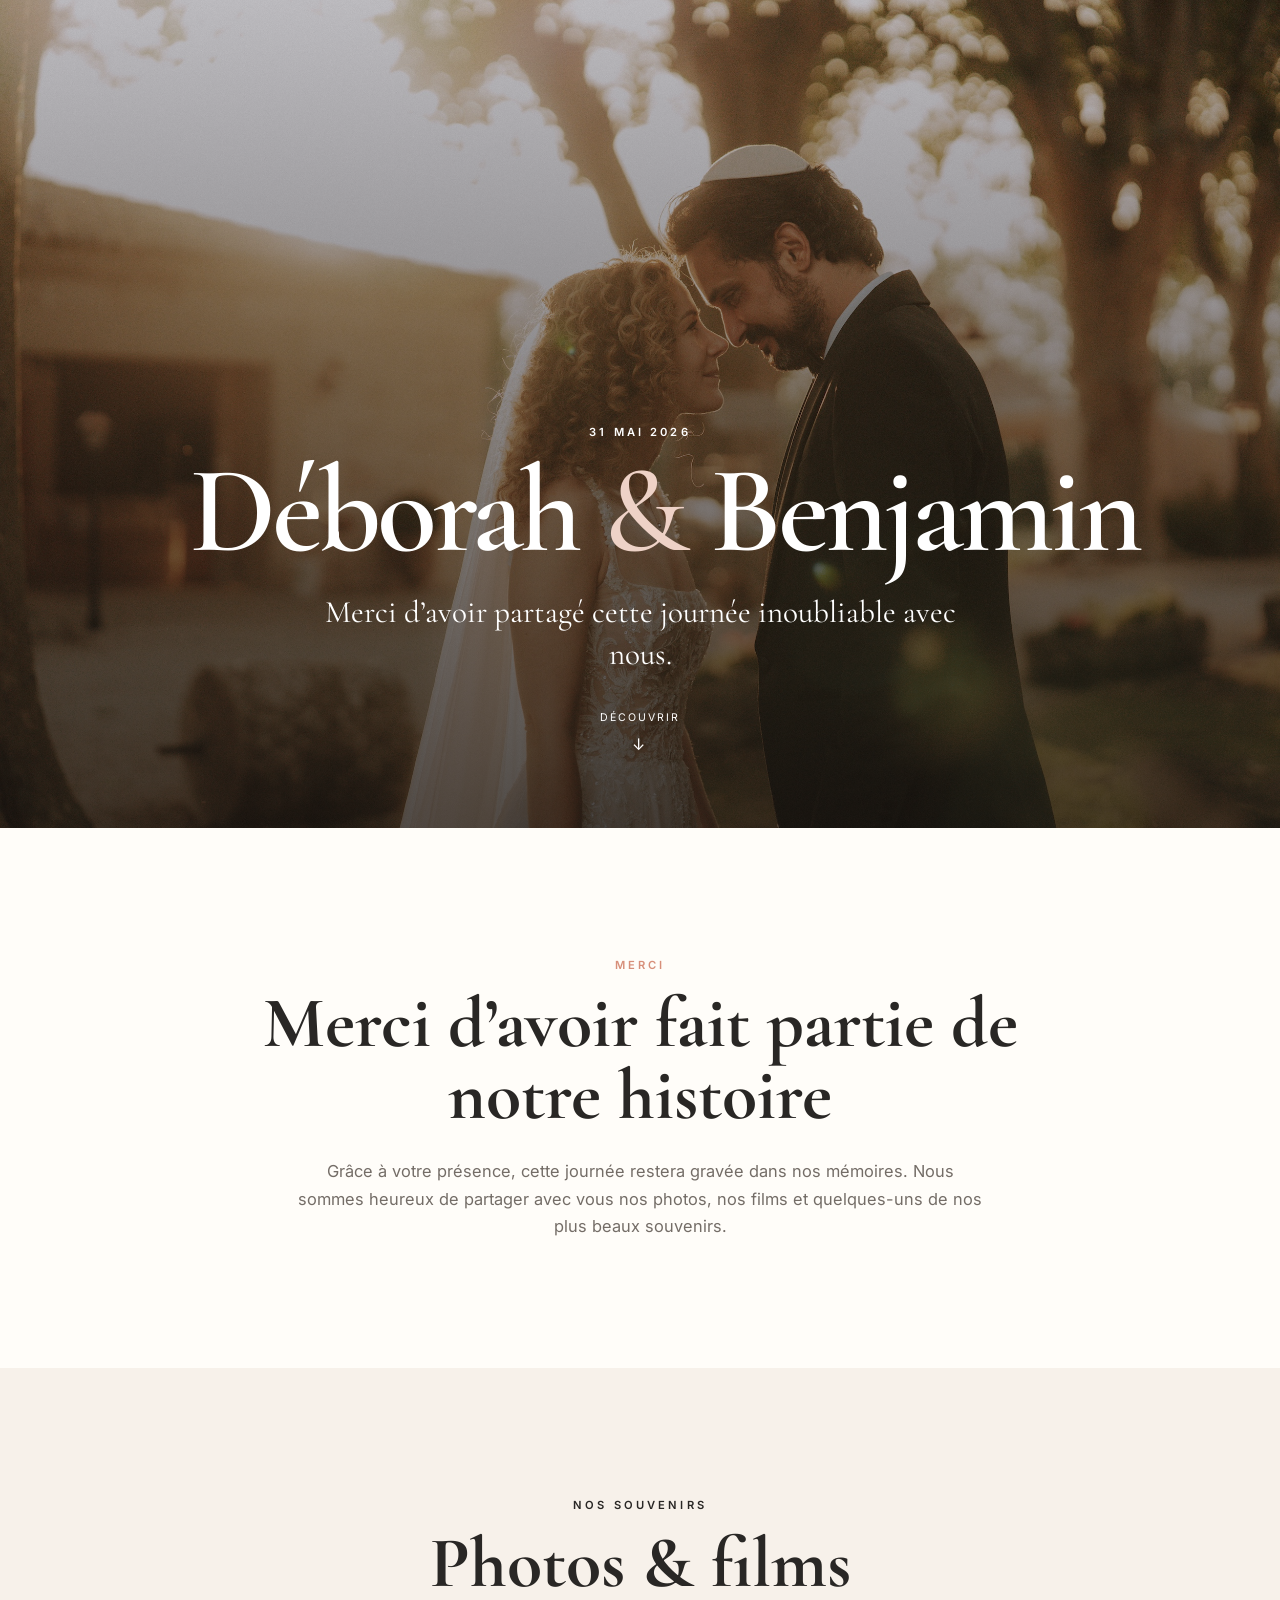
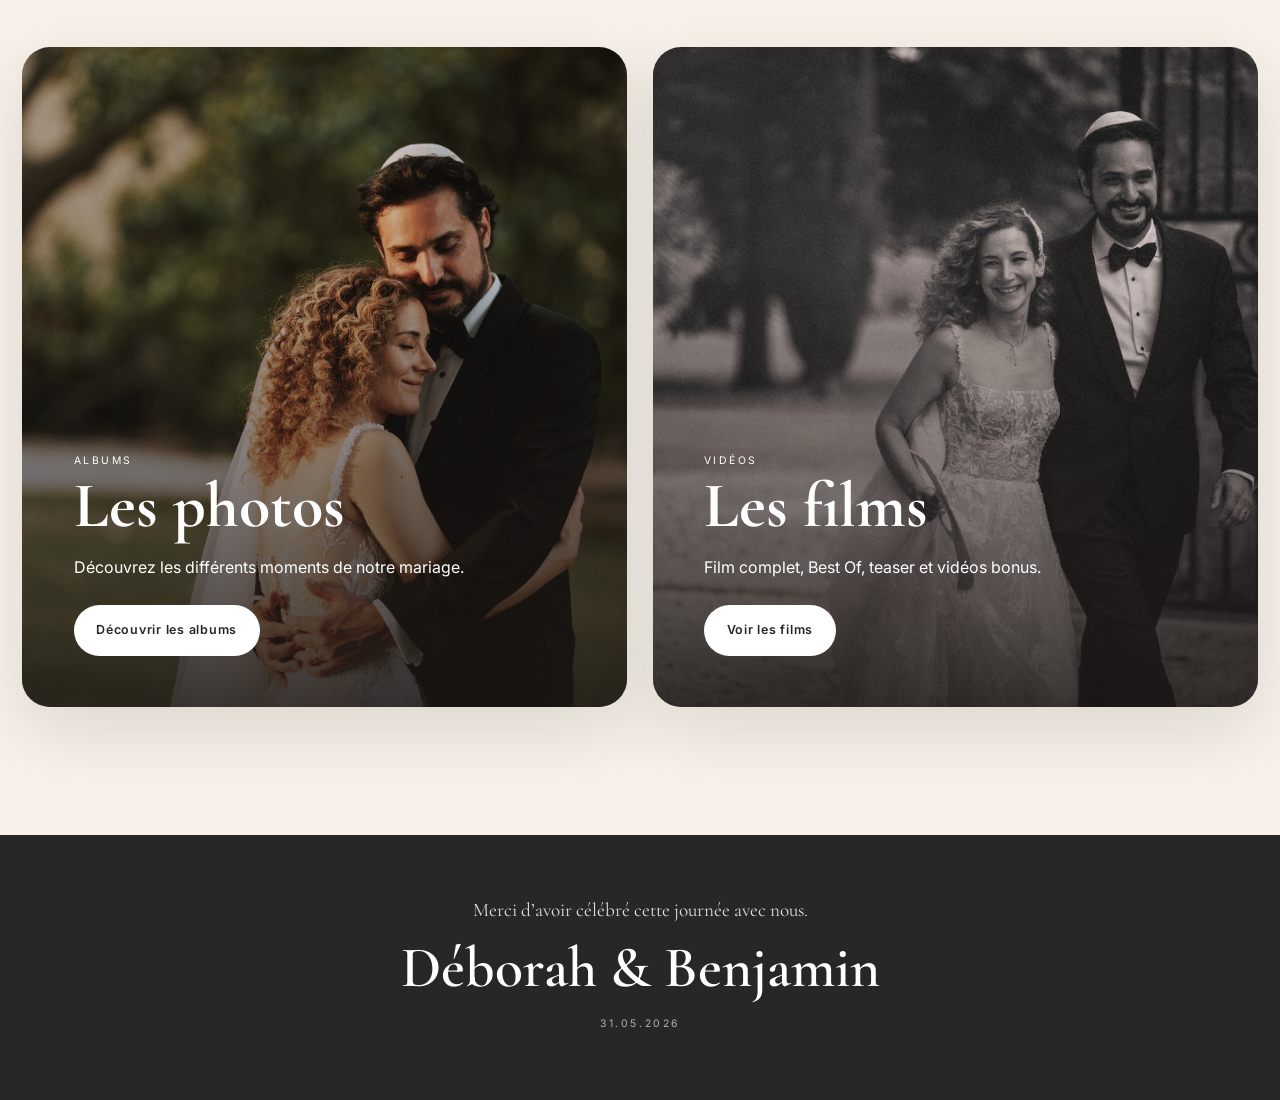
<file: index.html>
<!doctype html>
<html lang="fr">
<head>
  <meta charset="utf-8">
  <meta name="viewport" content="width=device-width, initial-scale=1">
  <meta name="theme-color" content="#f7f1ea">
  <meta name="description" content="Les souvenirs du mariage de Déborah & Benjamin — 31 mai 2026.">
  <title>Déborah & Benjamin — 31 mai 2026</title>
  <link rel="preconnect" href="https://fonts.googleapis.com">
  <link rel="preconnect" href="https://fonts.gstatic.com" crossorigin>
  <link href="https://fonts.googleapis.com/css2?family=Cormorant+Garamond:wght@500;600&family=Inter:wght@400;500;600&display=swap" rel="stylesheet">
  <link rel="stylesheet" href="style.css">
</head>
<body>
  <div class="intro" id="intro" aria-hidden="true">
    <div><p class="intro-names">Déborah & Benjamin</p><p class="intro-date">31 mai 2026</p></div>
  </div>
  <header class="hero" id="accueil">
    <div class="hero-overlay"></div>
    <div class="hero-content reveal">
      <p class="eyebrow">31 mai 2026</p>
      <h1>Déborah <span>&</span> Benjamin</h1>
      <p class="hero-copy">Merci d’avoir partagé cette journée inoubliable avec nous.</p>
      <a class="scroll-link" href="#souvenirs" aria-label="Découvrir les souvenirs"><span>Découvrir</span><span class="scroll-arrow" aria-hidden="true">↓</span></a>
    </div>
  </header>
  <main>
    <section class="thanks section">
      <div class="narrow reveal">
        <p class="eyebrow peach">Merci</p>
        <h2>Merci d’avoir fait partie de notre histoire</h2>
        <p>Grâce à votre présence, cette journée restera gravée dans nos mémoires. Nous sommes heureux de partager avec vous nos photos, nos films et quelques-uns de nos plus beaux souvenirs.</p>
      </div>
    </section>
    <section class="memories section" id="souvenirs">
      <div class="section-heading reveal"><p class="eyebrow">Nos souvenirs</p><h2>Photos & films</h2></div>
      <div class="cards">
        <article class="card card-photo reveal">
          <div class="card-shade"></div>
          <div class="card-content"><p class="card-kicker">Albums</p><h3>Les photos</h3><p>Découvrez les différents moments de notre mariage.</p><a class="button light" href="photos.html">Découvrir les albums</a></div>
        </article>
        <article class="card card-film reveal">
          <div class="card-shade"></div>
          <div class="card-content"><p class="card-kicker">Vidéos</p><h3>Les films</h3><p>Film complet, Best Of, teaser et vidéos bonus.</p><a class="button light" href="films.html">Voir les films</a></div>
        </article>
      </div>
    </section>
  </main>
  <footer><p class="footer-thanks">Merci d’avoir célébré cette journée avec nous.</p><p class="signature">Déborah & Benjamin</p><p class="footer-date">31.05.2026</p></footer>
  <script src="config.js"></script><script src="script.js"></script>
</body>
</html>
</file>
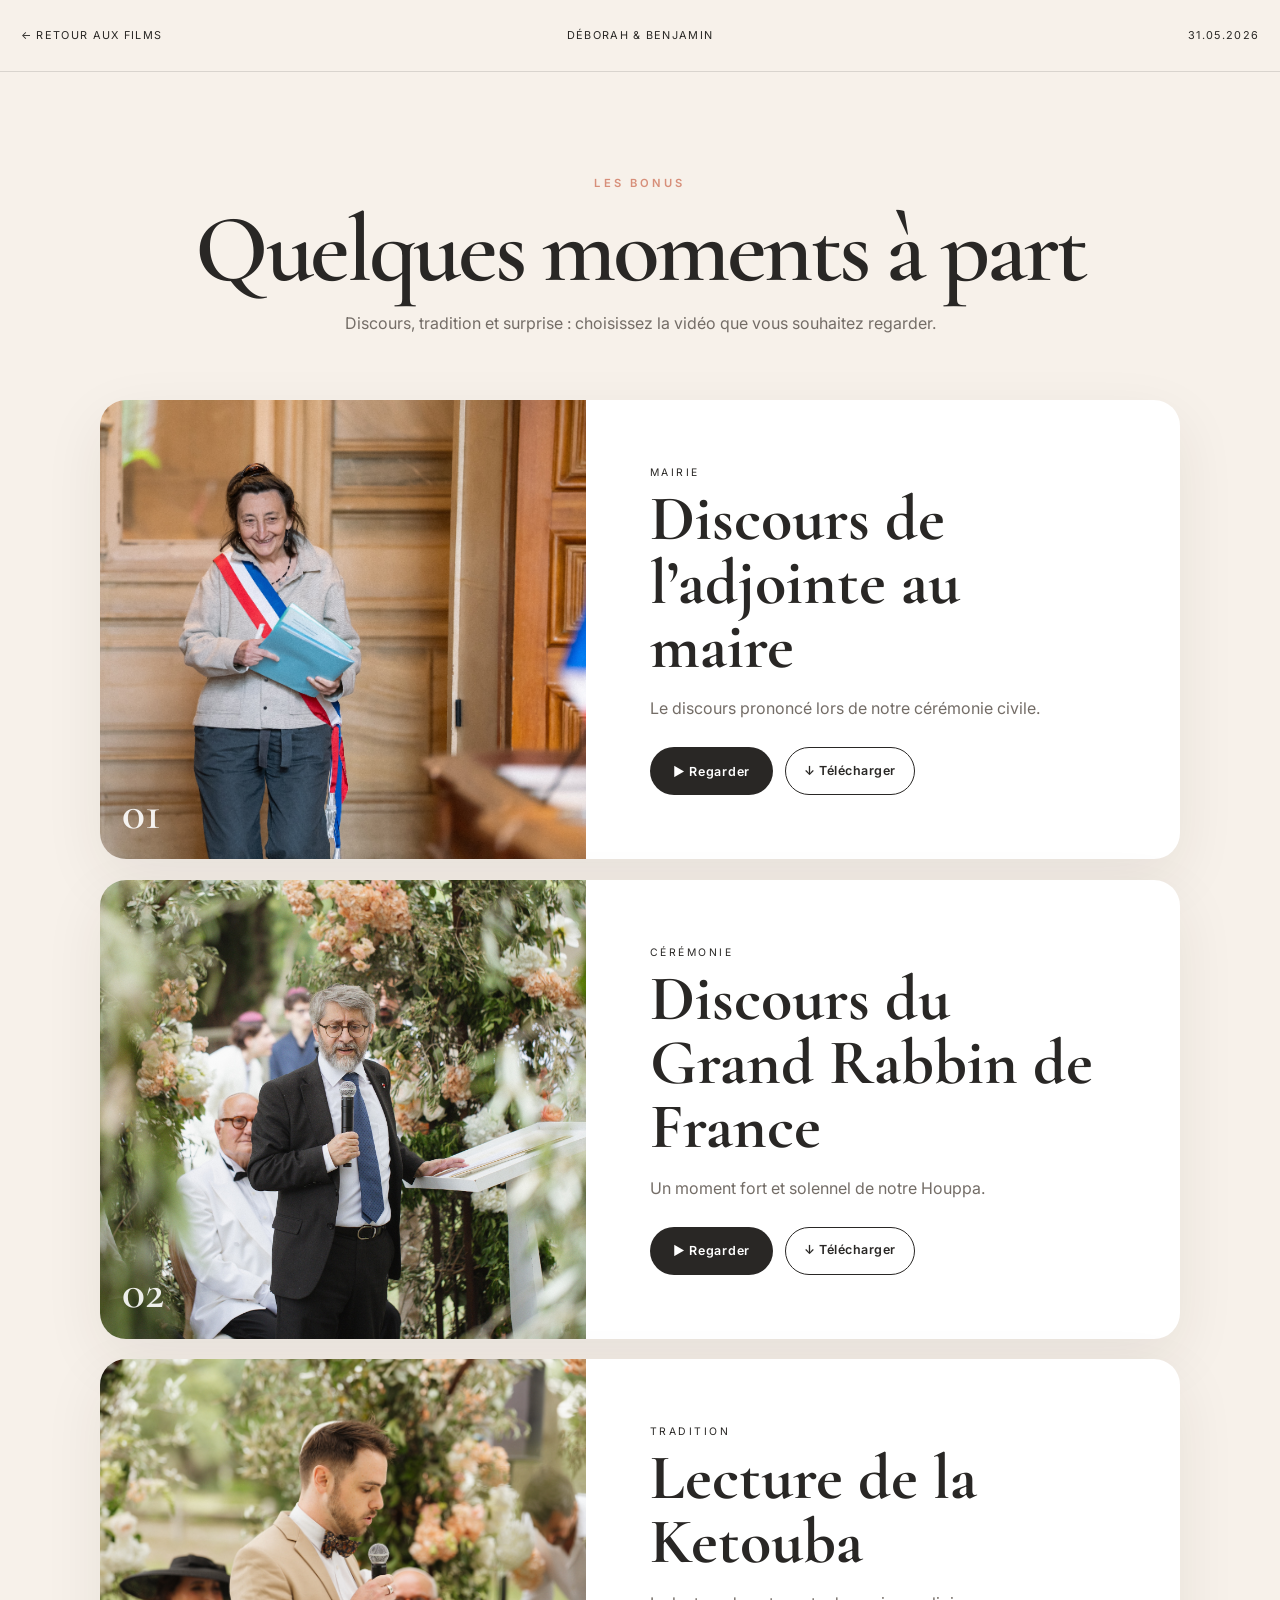
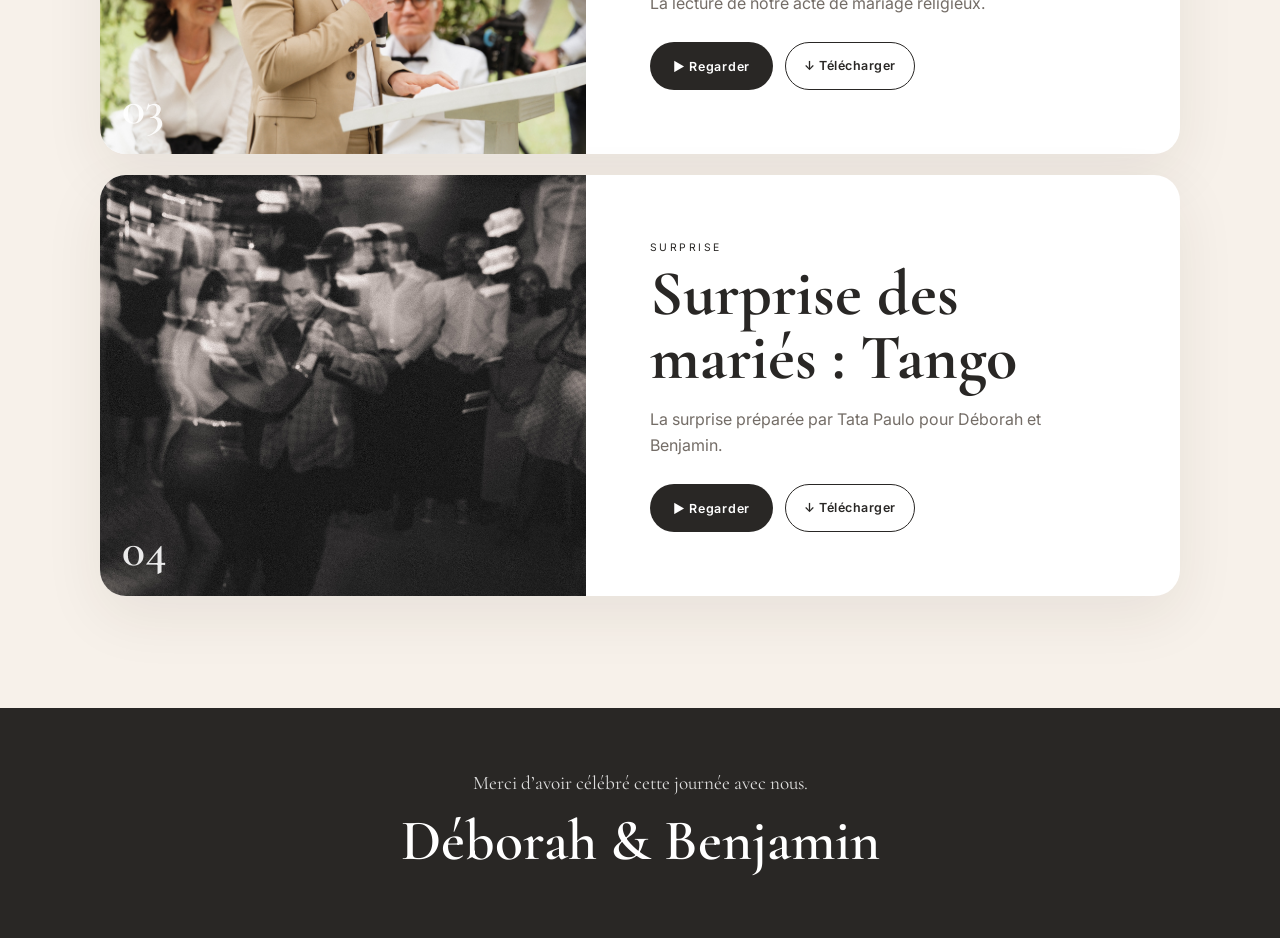
<file: bonus.html>
<!doctype html>
<html lang="fr">

<head>
  <meta charset="utf-8">
  <meta name="viewport" content="width=device-width, initial-scale=1">
  <meta name="theme-color" content="#f7f1ea">

  <title>Les bonus — Déborah & Benjamin</title>

  <link rel="preconnect" href="https://fonts.googleapis.com">
  <link rel="preconnect" href="https://fonts.gstatic.com" crossorigin>

  <link
    href="https://fonts.googleapis.com/css2?family=Cormorant+Garamond:wght@500;600&family=Inter:wght@400;500;600&display=swap"
    rel="stylesheet">

  <link rel="stylesheet" href="style.css">
</head>

<body class="inner-page">

  <nav class="topbar">

    <a href="films.html" class="back-link">
      ← Retour aux films
    </a>

    <span>Déborah & Benjamin</span>

    <span>31.05.2026</span>

  </nav>


  <main class="films-main">

    <header class="films-header reveal">

      <p class="eyebrow peach">
        Les bonus
      </p>

      <h1>
        Quelques moments à part
      </h1>

      <p>
        Discours, tradition et surprise : choisissez la vidéo que vous souhaitez regarder.
      </p>

    </header>


    <section class="film-grid">


      <!-- DISCOURS MAIRIE -->
      <article class="film-card reveal">

        <div class="film-thumb thumb-adjointe">
          <span>01</span>
        </div>

        <div class="film-info">

          <p class="card-kicker">
            Mairie
          </p>

          <h2>
            Discours de l’adjointe au maire
          </h2>

          <p>
            Le discours prononcé lors de notre cérémonie civile.
          </p>

          <div class="video-actions">

            <button
              class="button dark watch-button"
              type="button"
              data-player="player-adjointe">
              ▶ Regarder
            </button>

            <a
              class="download-button"
              href="https://1drv.ms/v/c/fe005e79bfca4940/IQC60GVEB7knQZflV5qRnCfxAbYD88Ypl5VMBLUPHVLP2HA?e=sA8LEf"
              target="_blank"
              rel="noopener"
              aria-label="Télécharger le discours de l’adjointe au maire">
              ↓ Télécharger
            </a>

          </div>


          <div
            class="video-player"
            id="player-adjointe"
            hidden>

            <iframe
              src="https://www.youtube-nocookie.com/embed/zSFVl3jreYs?rel=0"
              title="Discours de l’adjointe au maire"
              loading="lazy"
              allow="accelerometer; autoplay; clipboard-write; encrypted-media; gyroscope; picture-in-picture; web-share"
              allowfullscreen>
            </iframe>

          </div>

        </div>

      </article>


      <!-- GRAND RABBIN -->
      <article class="film-card reveal">

        <div class="film-thumb thumb-rabbin">
          <span>02</span>
        </div>

        <div class="film-info">

          <p class="card-kicker">
            Cérémonie
          </p>

          <h2>
            Discours du Grand Rabbin de France
          </h2>

          <p>
            Un moment fort et solennel de notre Houppa.
          </p>

          <div class="video-actions">

            <button
              class="button dark watch-button"
              type="button"
              data-player="player-rabbin">
              ▶ Regarder
            </button>

            <a
              class="download-button"
              href="https://1drv.ms/v/c/fe005e79bfca4940/IQDqzyZx8Nz5SoJObL8eiVc0Acm5nAv7ZCgJnDCNC0UUDbM?e=Fjuq3d"
              target="_blank"
              rel="noopener"
              aria-label="Télécharger le discours du Grand Rabbin de France">
              ↓ Télécharger
            </a>

          </div>


          <div
            class="video-player"
            id="player-rabbin"
            hidden>

            <iframe
              src="https://www.youtube-nocookie.com/embed/Dk_JQ2nUjzk?rel=0"
              title="Discours du Grand Rabbin de France"
              loading="lazy"
              allow="accelerometer; autoplay; clipboard-write; encrypted-media; gyroscope; picture-in-picture; web-share"
              allowfullscreen>
            </iframe>

          </div>

        </div>

      </article>


      <!-- KETOUBA -->
      <article class="film-card reveal">

        <div class="film-thumb thumb-ketouba">
          <span>03</span>
        </div>

        <div class="film-info">

          <p class="card-kicker">
            Tradition
          </p>

          <h2>
            Lecture de la Ketouba
          </h2>

          <p>
            La lecture de notre acte de mariage religieux.
          </p>

          <div class="video-actions">

            <button
              class="button dark watch-button"
              type="button"
              data-player="player-ketouba">
              ▶ Regarder
            </button>

            <a
              class="download-button"
              href="https://1drv.ms/v/c/fe005e79bfca4940/IQBhnemkNUCyTrfuvbTE9nVgAfYkqxFQ_273QRnzHiIqBp0?e=B9DHrr"
              target="_blank"
              rel="noopener"
              aria-label="Télécharger la lecture de la Ketouba">
              ↓ Télécharger
            </a>

          </div>


          <div
            class="video-player"
            id="player-ketouba"
            hidden>

            <iframe
              src="https://www.youtube-nocookie.com/embed/fDGdilpbMHc?rel=0"
              title="Lecture de la Ketouba"
              loading="lazy"
              allow="accelerometer; autoplay; clipboard-write; encrypted-media; gyroscope; picture-in-picture; web-share"
              allowfullscreen>
            </iframe>

          </div>

        </div>

      </article>


      <!-- TANGO -->
      <article class="film-card reveal">

        <div class="film-thumb thumb-tango">
          <span>04</span>
        </div>

        <div class="film-info">

          <p class="card-kicker">
            Surprise
          </p>

          <h2>
            Surprise des mariés : Tango
          </h2>

          <p>
            La surprise préparée par Tata Paulo pour Déborah et Benjamin.
          </p>

          <div class="video-actions">

            <button
              class="button dark watch-button"
              type="button"
              data-player="player-tango">
              ▶ Regarder
            </button>

            <a
              class="download-button"
              href="https://1drv.ms/v/c/fe005e79bfca4940/IQBwHuazdbvsRYAT9TpMJFJ-AYJU199sYpebnge30X5Ig9M?e=r0Mjl2"
              target="_blank"
              rel="noopener"
              aria-label="Télécharger le Tango">
              ↓ Télécharger
            </a>

          </div>


          <div
            class="video-player"
            id="player-tango"
            hidden>

            <iframe
              src="https://www.youtube-nocookie.com/embed/KF2ATE9jOQ8?rel=0"
              title="Surprise des mariés : Tango"
              loading="lazy"
              allow="accelerometer; autoplay; clipboard-write; encrypted-media; gyroscope; picture-in-picture; web-share"
              allowfullscreen>
            </iframe>

          </div>

        </div>

      </article>

    </section>

  </main>


  <footer>

    <p class="footer-thanks">
      Merci d’avoir célébré cette journée avec nous.
    </p>

    <p class="signature">
      Déborah & Benjamin
    </p>

  </footer>


  <script>
    document.querySelectorAll(".watch-button").forEach((button) => {

      button.addEventListener("click", () => {

        const player = document.getElementById(button.dataset.player);
        const isHidden = player.hasAttribute("hidden");

        document.querySelectorAll(".video-player").forEach((otherPlayer) => {
          if (otherPlayer !== player) {
            otherPlayer.setAttribute("hidden", "");
          }
        });

        document.querySelectorAll(".watch-button").forEach((otherButton) => {
          if (otherButton !== button) {
            otherButton.textContent = "▶ Regarder";
          }
        });

        if (isHidden) {

          player.removeAttribute("hidden");

          button.textContent = "✕ Fermer";

          player.scrollIntoView({
            behavior: "smooth",
            block: "nearest"
          });

        } else {

          player.setAttribute("hidden", "");

          button.textContent = "▶ Regarder";

        }

      });

    });
  </script>

  <script src="config.js"></script>
  <script src="script.js"></script>

</body>

</html>
</file>
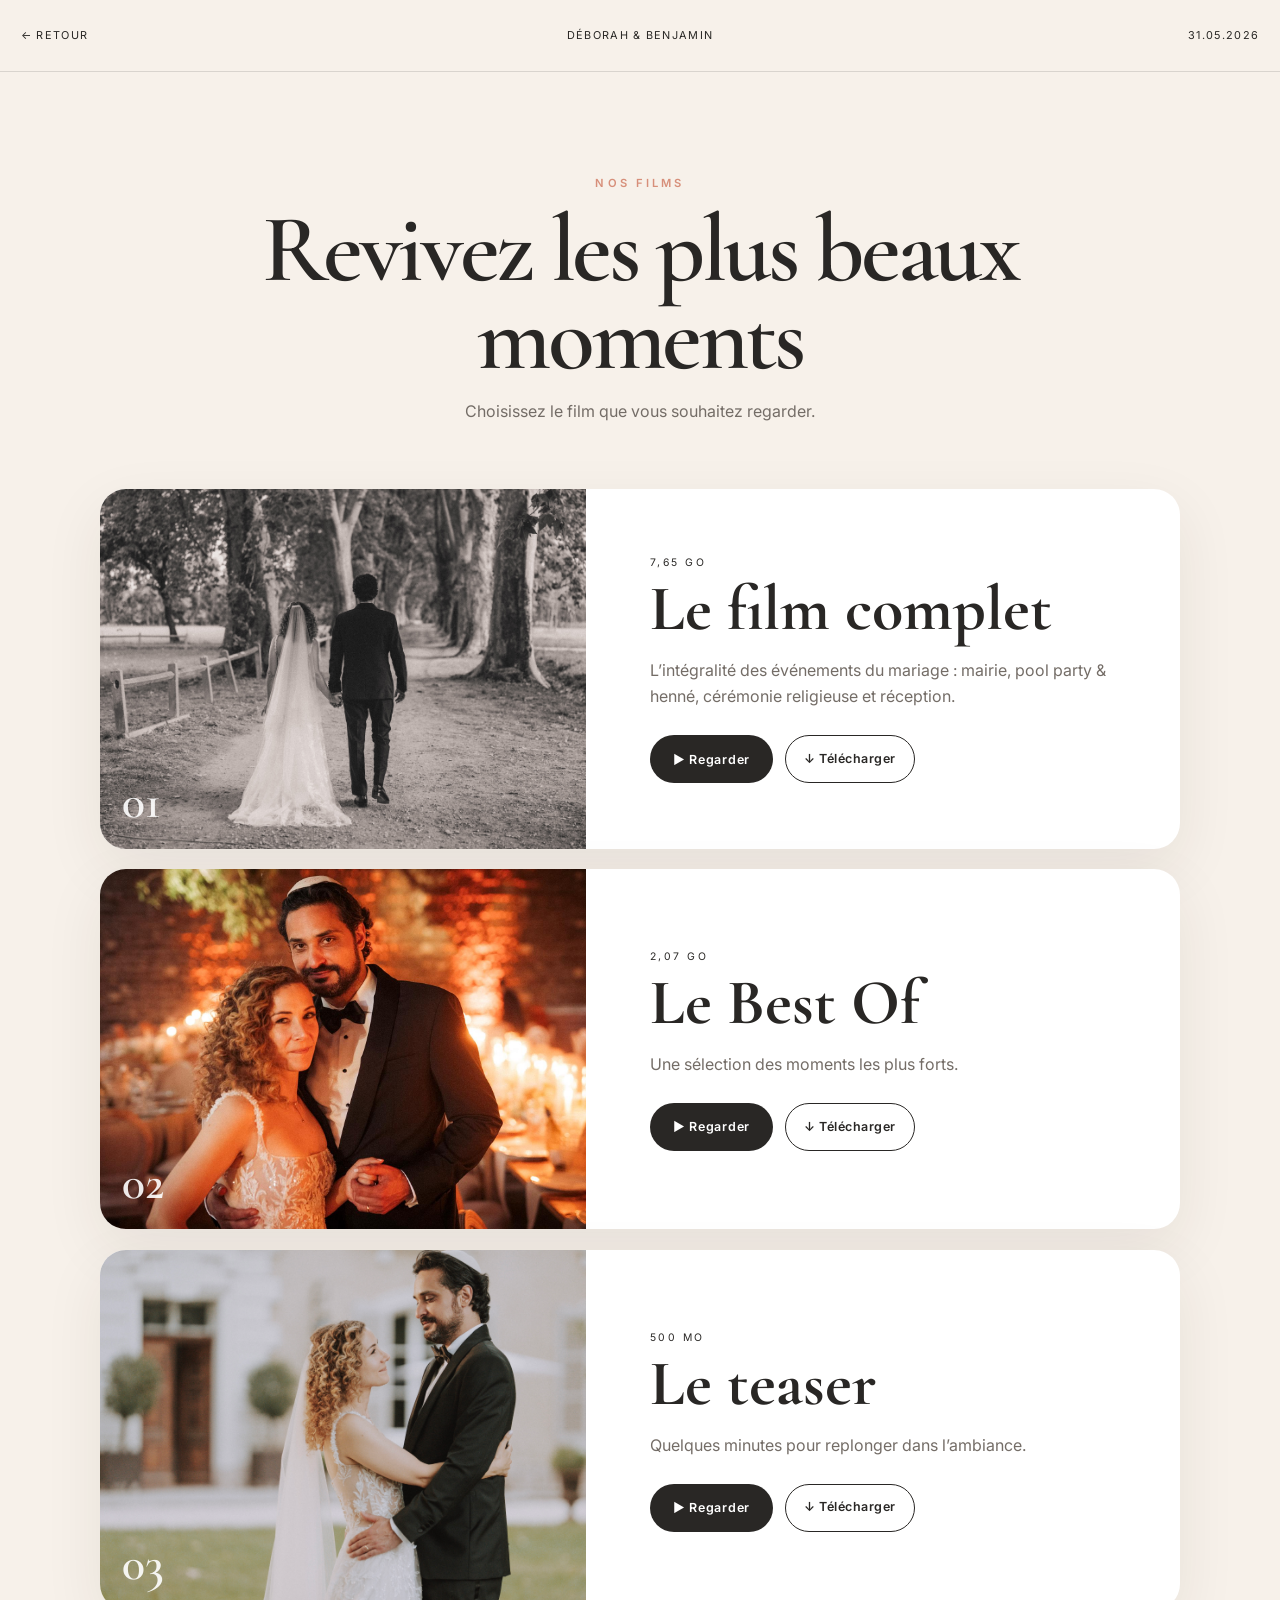
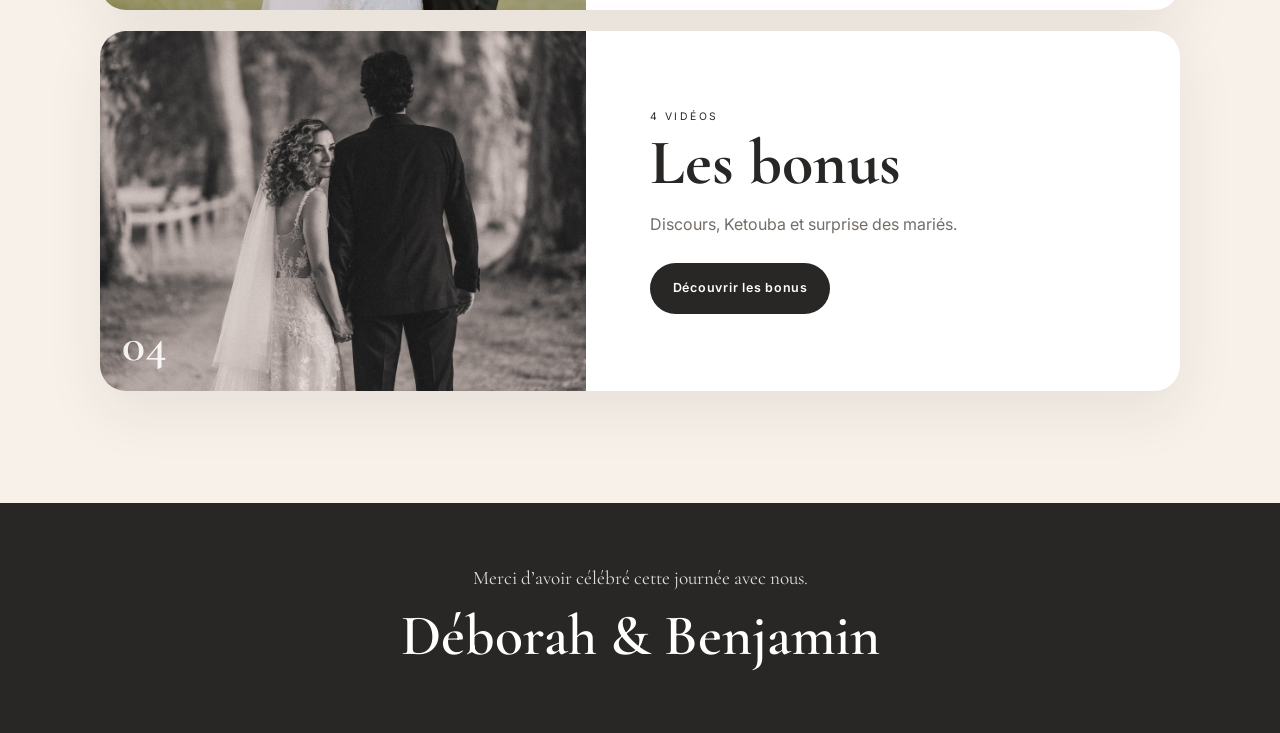
<file: films.html>
<!doctype html>
<html lang="fr">

<head>
  <meta charset="utf-8">
  <meta name="viewport" content="width=device-width, initial-scale=1">
  <meta name="theme-color" content="#f7f1ea">

  <title>Les films — Déborah & Benjamin</title>

  <link rel="preconnect" href="https://fonts.googleapis.com">
  <link rel="preconnect" href="https://fonts.gstatic.com" crossorigin>

  <link
    href="https://fonts.googleapis.com/css2?family=Cormorant+Garamond:wght@500;600&family=Inter:wght@400;500;600&display=swap"
    rel="stylesheet">

  <link rel="stylesheet" href="style.css">
</head>

<body class="inner-page">

  <nav class="topbar">
    <a href="index.html" class="back-link">← Retour</a>
    <span>Déborah & Benjamin</span>
    <span>31.05.2026</span>
  </nav>

  <main class="films-main">

    <header class="films-header reveal">
      <p class="eyebrow peach">Nos films</p>
      <h1>Revivez les plus beaux moments</h1>
      <p>Choisissez le film que vous souhaitez regarder.</p>
    </header>

    <section class="film-grid">

      <!-- FILM COMPLET -->
      <article class="film-card reveal">

        <div class="film-thumb thumb-full">
          <span>01</span>
        </div>

        <div class="film-info">

          <p class="card-kicker">7,65 Go</p>

          <h2>Le film complet</h2>

          <p>
            L’intégralité des événements du mariage :
            mairie, pool party & henné, cérémonie religieuse et réception.
          </p>

          <div class="video-actions">

            <button
              class="button dark watch-button"
              type="button"
              data-player="player-full">
              ▶ Regarder
            </button>

            <a
              class="download-button"
              href="https://1drv.ms/v/c/fe005e79bfca4940/IQBIdTJ2O6qjRb9RRKXOKWN0ATMLtKTwSLD7HVVD_84lqXA?e=1VzArn"
              target="_blank"
              rel="noopener"
              aria-label="Télécharger le film complet">
              ↓ Télécharger
            </a>

          </div>

          <div class="video-player" id="player-full" hidden>

            <iframe
              src="https://www.youtube-nocookie.com/embed/RJbhAXi7x0k?rel=0"
              title="Le film complet"
              loading="lazy"
              allow="accelerometer; autoplay; clipboard-write; encrypted-media; gyroscope; picture-in-picture; web-share"
              allowfullscreen>
            </iframe>

          </div>

        </div>

      </article>


      <!-- BEST OF -->
      <article class="film-card reveal">

        <div class="film-thumb thumb-best">
          <span>02</span>
        </div>

        <div class="film-info">

          <p class="card-kicker">2,07 Go</p>

          <h2>Le Best Of</h2>

          <p>
            Une sélection des moments les plus forts.
          </p>

          <div class="video-actions">

            <button
              class="button dark watch-button"
              type="button"
              data-player="player-best">
              ▶ Regarder
            </button>

            <a
              class="download-button"
              href="https://1drv.ms/v/c/fe005e79bfca4940/IQA9j2LU069tQZHTK4iZlwjrATEVMWPv9kOVrE483ljqejA?e=RYAW4C"
              target="_blank"
              rel="noopener"
              aria-label="Télécharger le Best Of">
              ↓ Télécharger
            </a>

          </div>

          <div class="video-player" id="player-best" hidden>

            <iframe
              src="https://www.youtube-nocookie.com/embed/dii75YGrFJs?rel=0"
              title="Le Best Of"
              loading="lazy"
              allow="accelerometer; autoplay; clipboard-write; encrypted-media; gyroscope; picture-in-picture; web-share"
              allowfullscreen>
            </iframe>

          </div>

        </div>

      </article>


      <!-- TEASER -->
      <article class="film-card reveal">

        <div class="film-thumb thumb-teaser">
          <span>03</span>
        </div>

        <div class="film-info">

          <p class="card-kicker">500 Mo</p>

          <h2>Le teaser</h2>

          <p>
            Quelques minutes pour replonger dans l’ambiance.
          </p>

          <div class="video-actions">

            <button
              class="button dark watch-button"
              type="button"
              data-player="player-teaser">
              ▶ Regarder
            </button>

            <a
              class="download-button"
              href="https://1drv.ms/v/c/fe005e79bfca4940/IQAjCyGfygCZTqTep9M6bsvCAYCxd21ZL0XIhsGJO7BipLE?e=xhvKRP"
              target="_blank"
              rel="noopener"
              aria-label="Télécharger le teaser">
              ↓ Télécharger
            </a>

          </div>

          <div class="video-player" id="player-teaser" hidden>

            <iframe
              src="https://www.youtube-nocookie.com/embed/G0pxFi8_8NE?rel=0"
              title="Le teaser"
              loading="lazy"
              allow="accelerometer; autoplay; clipboard-write; encrypted-media; gyroscope; picture-in-picture; web-share"
              allowfullscreen>
            </iframe>

          </div>

        </div>

      </article>


      <!-- BONUS -->
      <article class="film-card reveal">

        <div class="film-thumb thumb-bonus">
          <span>04</span>
        </div>

        <div class="film-info">

          <p class="card-kicker">4 vidéos</p>

          <h2>Les bonus</h2>

          <p>
            Discours, Ketouba et surprise des mariés.
          </p>

          <a class="button dark" href="bonus.html">
            Découvrir les bonus
          </a>

        </div>

      </article>

    </section>

  </main>


  <footer>

    <p class="footer-thanks">
      Merci d’avoir célébré cette journée avec nous.
    </p>

    <p class="signature">
      Déborah & Benjamin
    </p>

  </footer>


  <script>
    document.querySelectorAll(".watch-button").forEach((button) => {

      button.addEventListener("click", () => {

        const player = document.getElementById(button.dataset.player);
        const isHidden = player.hasAttribute("hidden");

        document.querySelectorAll(".video-player").forEach((otherPlayer) => {
          if (otherPlayer !== player) {
            otherPlayer.setAttribute("hidden", "");
          }
        });

        document.querySelectorAll(".watch-button").forEach((otherButton) => {
          if (otherButton !== button) {
            otherButton.textContent = "▶ Regarder";
          }
        });

        if (isHidden) {

          player.removeAttribute("hidden");

          button.textContent = "✕ Fermer";

          player.scrollIntoView({
            behavior: "smooth",
            block: "nearest"
          });

        } else {

          player.setAttribute("hidden", "");

          button.textContent = "▶ Regarder";

        }

      });

    });
  </script>

  <script src="config.js"></script>
  <script src="script.js"></script>

</body>

</html>
</file>
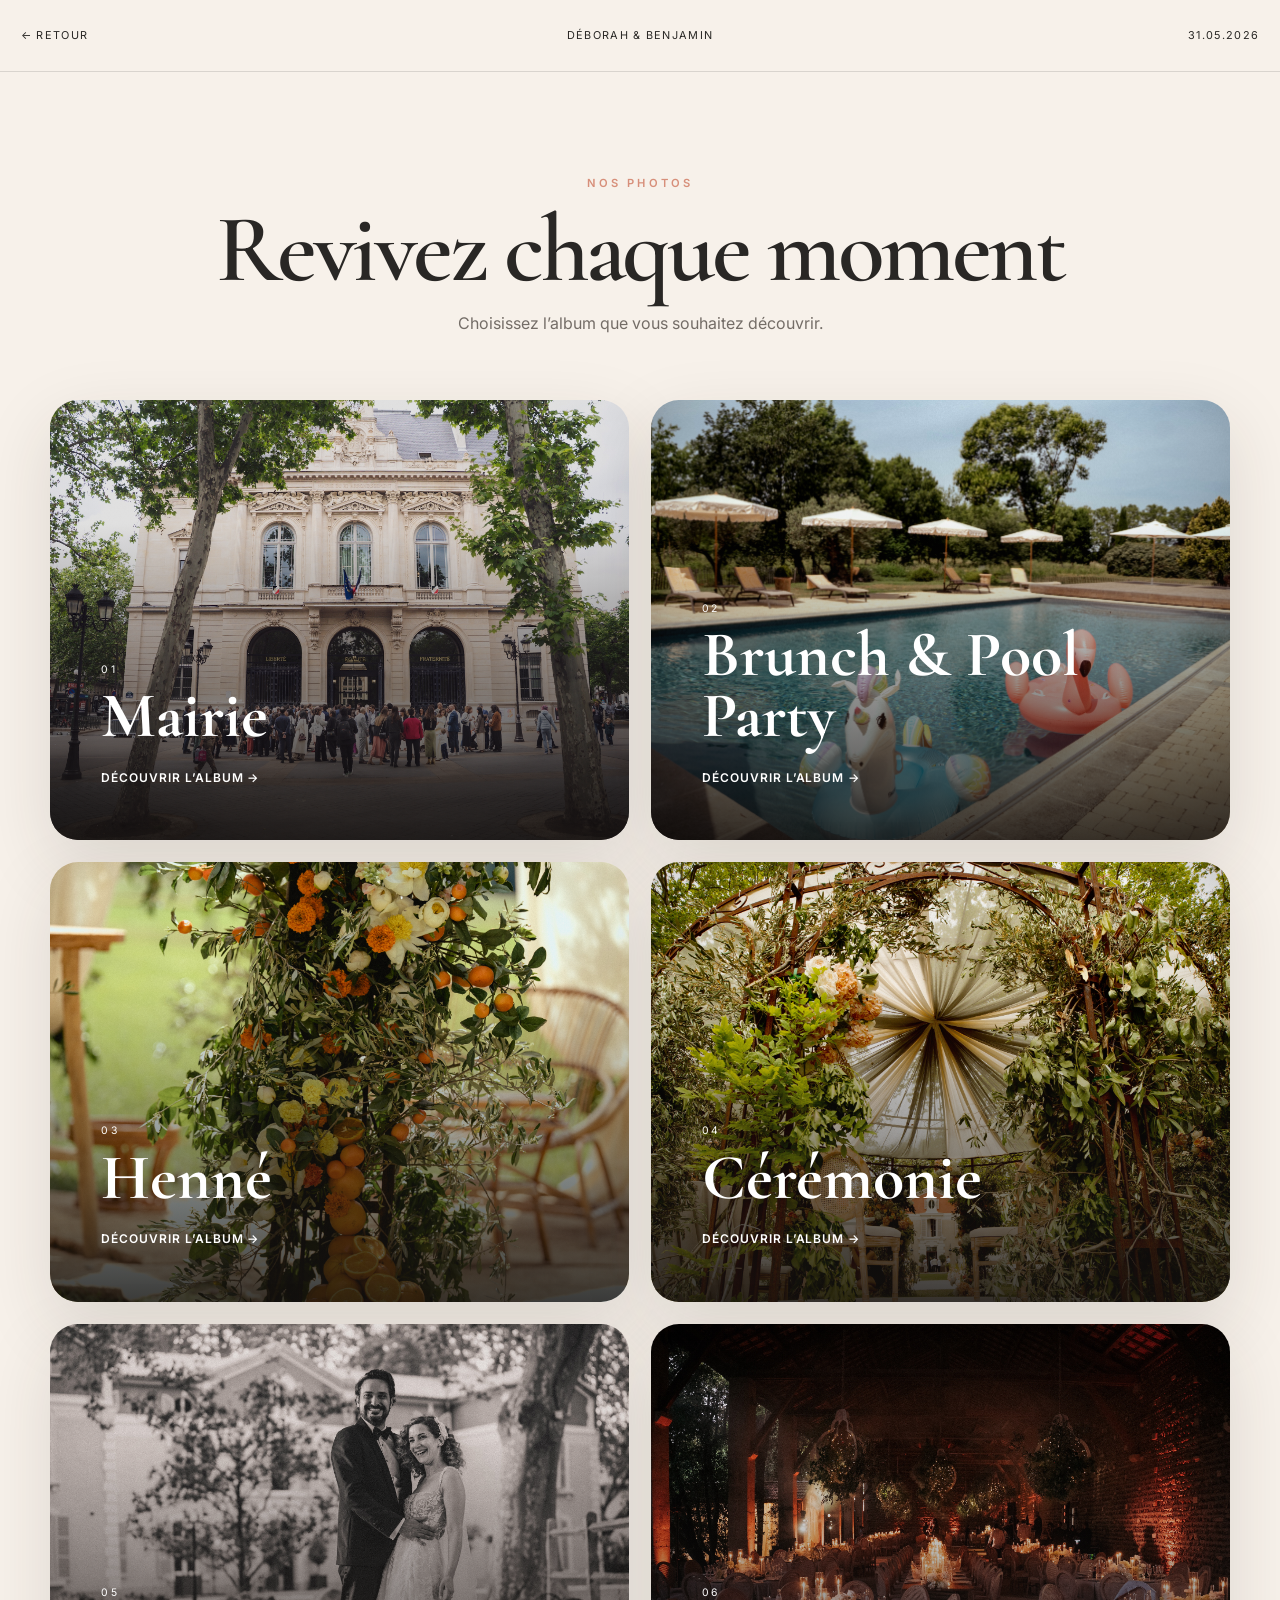
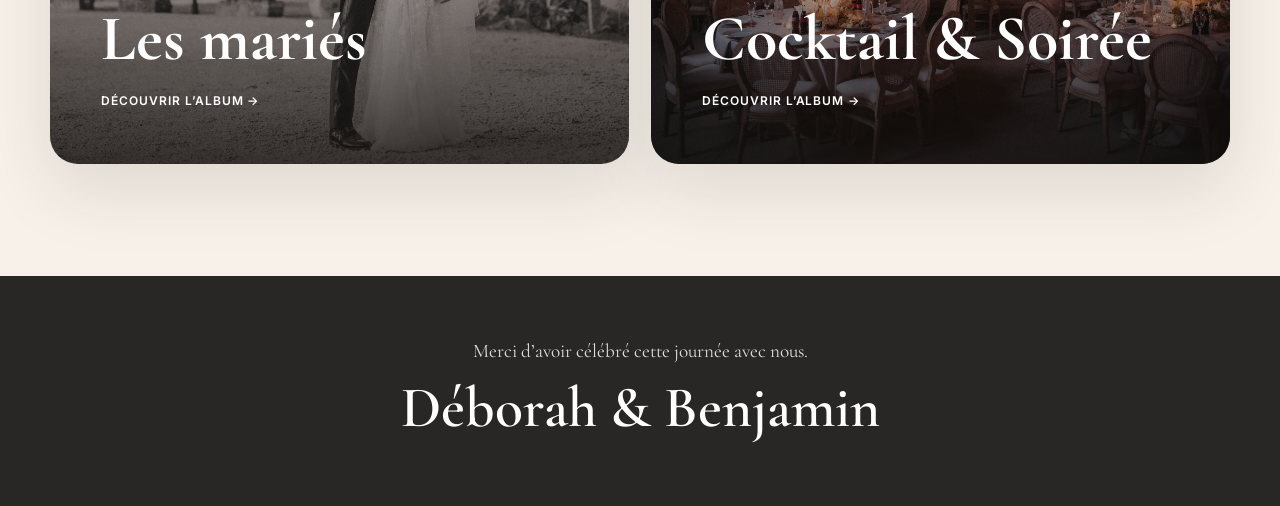
<file: photos.html>
<!doctype html>
<html lang="fr">
<head>
  <meta charset="utf-8">
  <meta name="viewport" content="width=device-width, initial-scale=1">
  <meta name="theme-color" content="#f7f1ea">

  <title>Les photos — Déborah & Benjamin</title>

  <link rel="preconnect" href="https://fonts.googleapis.com">
  <link rel="preconnect" href="https://fonts.gstatic.com" crossorigin>

  <link
    href="https://fonts.googleapis.com/css2?family=Cormorant+Garamond:wght@500;600&family=Inter:wght@400;500;600&display=swap"
    rel="stylesheet">

  <link rel="stylesheet" href="style.css">
</head>

<body class="inner-page">

  <nav class="topbar">
    <a href="index.html" class="back-link">← Retour</a>
    <span>Déborah & Benjamin</span>
    <span>31.05.2026</span>
  </nav>

  <main class="films-main">

    <header class="films-header reveal">
      <p class="eyebrow peach">Nos photos</p>
      <h1>Revivez chaque moment</h1>
      <p>Choisissez l’album que vous souhaitez découvrir.</p>
    </header>

    <section class="album-grid">

      <a
        class="album-card album-mairie reveal photo-link"
        data-photo="mairie"
        href="https://www.amazon.fr/photos/share/n4XJWVa9qbsG0tH6KJ70A1rgJAYkYicf8KU6TisNVqP"
        target="_blank"
        rel="noopener">
        <div class="album-shade"></div>
        <div class="album-content">
          <span class="album-number">01</span>
          <h2>Mairie</h2>
          <span class="album-action">Découvrir l’album →</span>
        </div>
      </a>

      <a
        class="album-card album-pool reveal photo-link"
        data-photo="pool"
        href="https://www.amazon.fr/photos/share/pqCMcqH98RvIIFrXX5YHV3gk5K0L9kUsGllHJpJdzyE"
        target="_blank"
        rel="noopener">
        <div class="album-shade"></div>
        <div class="album-content">
          <span class="album-number">02</span>
          <h2>Brunch &amp; Pool Party</h2>
          <span class="album-action">Découvrir l’album →</span>
        </div>
      </a>

      <a
        class="album-card album-henne reveal photo-link"
        data-photo="henne"
        href="https://www.amazon.fr/photos/share/iC0X4VExMd8LE61go6mnQo1NGTknw9wWbCkyVOMqxE8"
        target="_blank"
        rel="noopener">
        <div class="album-shade"></div>
        <div class="album-content">
          <span class="album-number">03</span>
          <h2>Henné</h2>
          <span class="album-action">Découvrir l’album →</span>
        </div>
      </a>

      <a
        class="album-card album-ceremonie reveal photo-link"
        data-photo="ceremonie"
        href="https://www.amazon.fr/photos/share/IkVGYYPBdqm6L0aoGTlIHhMTGRx8wFAXFjWb169wyAQ"
        target="_blank"
        rel="noopener">
        <div class="album-shade"></div>
        <div class="album-content">
          <span class="album-number">04</span>
          <h2>Cérémonie</h2>
          <span class="album-action">Découvrir l’album →</span>
        </div>
      </a>

      <a
        class="album-card album-maries reveal photo-link"
        data-photo="maries"
        href="https://www.amazon.fr/photos/share/qdJrQpHkRMk6bMGdoES0JgvgCn8qwiXUAECP8Tq5O0w"
        target="_blank"
        rel="noopener">
        <div class="album-shade"></div>
        <div class="album-content">
          <span class="album-number">05</span>
          <h2>Les mariés</h2>
          <span class="album-action">Découvrir l’album →</span>
        </div>
      </a>

      <a
        class="album-card album-cocktail reveal photo-link"
        data-photo="cocktail"
        href="https://www.amazon.fr/photos/share/c50P9JeWukgFVI6ACFIiTuJ3D4bVUFm8YXMRtw8utIT"
        target="_blank"
        rel="noopener">
        <div class="album-shade"></div>
        <div class="album-content">
          <span class="album-number">06</span>
          <h2>Cocktail &amp; Soirée</h2>
          <span class="album-action">Découvrir l’album →</span>
        </div>
      </a>

    </section>

  </main>

  <footer>
    <p class="footer-thanks">
      Merci d’avoir célébré cette journée avec nous.
    </p>
    <p class="signature">
      Déborah & Benjamin
    </p>
  </footer>

  <script src="config.js"></script>
  <script src="script.js"></script>

</body>
</html>
</file>
<file: style.css>
:root {
  --ivory: #f7f1ea;
  --paper: #fffdf9;
  --charcoal: #292725;
  --muted: #746d67;
  --peach: #d78f7a;
  --peach-soft: #eed2c7;
  --line: rgba(41, 39, 37, .14);
  --shadow: 0 24px 70px rgba(49, 39, 31, .13);
}

* {
  box-sizing: border-box;
}

html {
  scroll-behavior: smooth;
}

body {
  margin: 0;
  color: var(--charcoal);
  background: var(--paper);
  font-family: Inter, system-ui, -apple-system, BlinkMacSystemFont, "Segoe UI", sans-serif;
  line-height: 1.65;
}

a {
  color: inherit;
}

img {
  max-width: 100%;
  display: block;
}


/* INTRO */

.intro {
  position: fixed;
  inset: 0;
  z-index: 100;
  display: grid;
  place-items: center;
  text-align: center;
  background: var(--ivory);
  transition: opacity .8s ease, visibility .8s ease;
}

.intro.hidden {
  opacity: 0;
  visibility: hidden;
}

.intro-names {
  margin: 0;
  font: 600 clamp(2.5rem, 8vw, 6rem)/1 Cormorant Garamond, serif;
}

.intro-date {
  margin: .9rem 0 0;
  letter-spacing: .26em;
  text-transform: uppercase;
  font-size: .72rem;
}


/* HERO */

.hero {
  min-height: 92svh;
  position: relative;
  display: grid;
  place-items: end center;
  padding: 7rem 1.5rem 4.4rem;
  text-align: center;
  color: white;
  background:
    url("assets/cover.jpg") center 38% / cover no-repeat,
    linear-gradient(135deg, #caa693, #5a4a43);
}

.hero-overlay {
  position: absolute;
  inset: 0;
  background: linear-gradient(
    to bottom,
    rgba(20,17,15,.15),
    rgba(20,17,15,.68)
  );
}

.hero-content {
  position: relative;
  z-index: 1;
  max-width: 900px;
  transform: translateY(1rem);
}

.eyebrow {
  margin: 0 0 .8rem;
  font-size: .7rem;
  font-weight: 600;
  letter-spacing: .28em;
  text-transform: uppercase;
}

.eyebrow.peach {
  color: var(--peach);
}

.hero h1,
.films-header h1 {
  margin: 0;
  font: 600 clamp(3.1rem, 10vw, 7.7rem)/.92 Cormorant Garamond, serif;
  letter-spacing: -.035em;
}

.hero h1 {
  white-space: nowrap;
}

.hero h1 span {
  color: var(--peach-soft);
  font-weight: 500;
}

.hero-copy {
  margin: 1.5rem auto 0;
  max-width: 650px;
  font-family: Cormorant Garamond, serif;
  font-size: clamp(1.45rem, 3.3vw, 1.95rem);
  line-height: 1.35;
}

.scroll-link {
  display: inline-flex;
  flex-direction: column;
  gap: .3rem;
  margin-top: 2.1rem;
  align-items: center;
  text-decoration: none;
  text-transform: uppercase;
  letter-spacing: .19em;
  font-size: .66rem;
}

.scroll-arrow {
  display: inline-block;
  font-size: 1rem;
  animation: driftDown 1.8s ease-in-out infinite;
}

@keyframes driftDown {
  0%, 100% {
    transform: translateY(0);
    opacity: .65;
  }

  50% {
    transform: translateY(7px);
    opacity: 1;
  }
}


/* SECTIONS */

.section {
  padding: clamp(5rem, 10vw, 9rem) 1.4rem;
}

.narrow {
  max-width: 820px;
  margin: auto;
  text-align: center;
}

h2,
h3 {
  font-family: Cormorant Garamond, serif;
}

.narrow h2,
.section-heading h2,
.download-box h2 {
  margin: 0;
  font-size: clamp(2.5rem, 6vw, 4.5rem);
  line-height: 1;
}

.narrow p:last-child {
  max-width: 690px;
  margin: 1.7rem auto 0;
  color: var(--muted);
  font-size: 1.03rem;
}

.memories {
  background: var(--ivory);
}

.section-heading {
  text-align: center;
  margin-bottom: 3rem;
}


/* CARTES ACCUEIL */

.cards {
  max-width: 1280px;
  margin: auto;
  display: grid;
  grid-template-columns: repeat(2, minmax(0, 1fr));
  gap: 1.6rem;
}

.card {
  min-height: 660px;
  position: relative;
  display: flex;
  align-items: end;
  overflow: hidden;
  border-radius: 28px;
  color: white;
  box-shadow: var(--shadow);

  /* CORRECTION DESKTOP :
     une seule image qui remplit toute la carte */
  background-size: cover;
  background-position: center;
  background-repeat: no-repeat;

  transition:
    transform .55s cubic-bezier(.2,.7,.2,1),
    box-shadow .55s ease;
}

.card:hover {
  transform: translateY(-8px);
  box-shadow: 0 34px 90px rgba(49,39,31,.2);
}

.card-photo {
  background-image:
    url("assets/photos.jpg"),
    linear-gradient(145deg,#d4a68f,#78615a);
}

.card-film {
  background-image:
    url("assets/films.jpg"),
    linear-gradient(145deg,#6d5a51,#292725);
}

.card-shade {
  position: absolute;
  inset: 0;
  background: linear-gradient(
    to top,
    rgba(25,21,19,.82),
    rgba(25,21,19,.05) 70%
  );
  transition: background .55s ease;
}

.card:hover .card-shade {
  background: linear-gradient(
    to top,
    rgba(25,21,19,.88),
    rgba(25,21,19,.01) 72%
  );
}

.card-content {
  position: relative;
  z-index: 1;
  padding: clamp(2rem, 5vw, 3.2rem);
}

.card-kicker {
  margin: 0 0 .35rem;
  font-size: .65rem;
  letter-spacing: .24em;
  text-transform: uppercase;
}

.card h3 {
  margin: 0;
  font-size: clamp(2.8rem, 5vw, 4.4rem);
  line-height: 1;
}

.card p:not(.card-kicker) {
  max-width: 420px;
  margin: 1rem 0 1.5rem;
}


/* BOUTONS */

.button {
  min-height: 48px;
  display: inline-flex;
  align-items: center;
  justify-content: center;
  padding: .9rem 1.35rem;
  border: 1px solid transparent;
  border-radius: 999px;
  text-decoration: none;
  font-family: inherit;
  font-weight: 600;
  font-size: .78rem;
  letter-spacing: .06em;
  transition:
    transform .3s ease,
    background .3s ease,
    color .3s ease,
    box-shadow .3s ease;
}

.button:hover {
  transform: translateY(-3px);
  box-shadow: 0 12px 28px rgba(41,39,37,.16);
}

.button.light {
  background: white;
  color: var(--charcoal);
}

.button.dark {
  background: var(--charcoal);
  color: white;
}


/* FOOTER */

footer {
  padding: 3.5rem 1.4rem 4rem;
  text-align: center;
  background: var(--charcoal);
  color: white;
}

footer p {
  margin: .25rem 0;
}

.footer-thanks {
  margin-bottom: .8rem;
  font-family: Cormorant Garamond, serif;
  font-size: 1.2rem;
  color: rgba(255,255,255,.84);
}

.signature {
  font: 600 clamp(2rem, 6vw, 3.6rem)/1 Cormorant Garamond, serif;
}

.footer-date {
  margin-top: 1.1rem;
  font-size: .65rem;
  letter-spacing: .25em;
  color: rgba(255,255,255,.65);
}


/* ANIMATIONS */

.reveal {
  opacity: 0;
  transform: translateY(34px);
  transition:
    opacity 1s cubic-bezier(.2,.7,.2,1),
    transform 1s cubic-bezier(.2,.7,.2,1);
}

.reveal.visible {
  opacity: 1;
  transform: none;
}


/* PAGES INTERNES */

.inner-page {
  background: var(--ivory);
}

.topbar {
  min-height: 72px;
  padding: 0 1.3rem;
  display: grid;
  grid-template-columns: 1fr auto 1fr;
  gap: 1rem;
  align-items: center;
  border-bottom: 1px solid var(--line);
  background: rgba(247,241,234,.92);
  backdrop-filter: blur(12px);
}

.topbar span:last-child {
  text-align: right;
}

.topbar span,
.back-link {
  font-size: .68rem;
  letter-spacing: .12em;
  text-transform: uppercase;
  text-decoration: none;
}

.films-main {
  padding: clamp(4rem, 8vw, 7rem) 1.3rem 7rem;
}

.films-header {
  max-width: 900px;
  margin: 0 auto 4rem;
  text-align: center;
}

.films-header h1 {
  color: var(--charcoal);
  font-size: clamp(3.2rem, 8vw, 6rem);
}

.films-header > p:last-child {
  color: var(--muted);
}


/* FILMS */

.film-grid {
  max-width: 1080px;
  margin: auto;
  display: grid;
  gap: 1.3rem;
}

.film-card {
  display: grid;
  grid-template-columns: minmax(260px,.9fr) 1.1fr;
  overflow: hidden;
  border-radius: 26px;
  background: white;
  box-shadow: 0 20px 60px rgba(49,39,31,.08);

  transition:
    transform .45s ease,
    box-shadow .45s ease;
}

.film-card:hover {
  transform: translateY(-6px);
  box-shadow: 0 30px 80px rgba(49,39,31,.14);
}

.film-thumb {
  min-height: 360px;
  position: relative;
  display: flex;
  align-items: flex-end;
  padding: 1.4rem;
  color: rgba(255,255,255,.9);
  font: 600 3rem/1 Cormorant Garamond, serif;
  background-position: center;
  background-size: cover;
  transition: transform .7s ease;
}

.film-card:hover .film-thumb {
  transform: scale(1.025);
}

.thumb-full {
  background-image:
    url("assets/film-full.jpg"),
    linear-gradient(145deg,#c99c85,#4a3e38);
}

.thumb-best {
  background-image:
    url("assets/film-best.jpg"),
    linear-gradient(145deg,#b78073,#2f2a28);
}

.thumb-teaser {
  background-image:
    url("assets/film-teaser.jpg"),
    linear-gradient(145deg,#d2ae98,#5d4d46);
}

.thumb-bonus {
  background-image:
    url("assets/film-bonus.jpg"),
    linear-gradient(145deg,#b77d6b,#372f2c);
}

.film-info {
  padding: clamp(2rem,5vw,4rem);
  display: flex;
  flex-direction: column;
  align-items: flex-start;
  justify-content: center;
  min-width: 0;
}

.film-info h2 {
  margin: 0;
  font-size: clamp(2.4rem,5vw,4rem);
  line-height: 1;
}

.film-info > p:not(.card-kicker) {
  margin: 1rem 0 1.6rem;
  color: var(--muted);
}


/* ACTIONS VIDÉO */

.video-actions {
  display: flex;
  align-items: center;
  gap: .75rem;
  flex-wrap: wrap;
}

.watch-button {
  cursor: pointer;
}

.download-button {
  min-height: 48px;
  display: inline-flex;
  align-items: center;
  justify-content: center;
  padding: 0 1.15rem;
  border: 1px solid var(--charcoal);
  border-radius: 999px;
  color: var(--charcoal);
  background: transparent;
  text-decoration: none;
  font-size: .78rem;
  font-weight: 600;
  letter-spacing: .04em;
  white-space: nowrap;

  transition:
    transform .3s ease,
    background .3s ease,
    color .3s ease,
    box-shadow .3s ease;
}

.download-button:hover {
  transform: translateY(-3px);
  background: var(--charcoal);
  color: white;
  box-shadow: 0 12px 28px rgba(41,39,37,.14);
}


/* LECTEUR YOUTUBE */

.video-player {
  width: 100%;
  max-width: 620px;
  margin: 2.2rem auto 0;
  align-self: center;
  overflow: hidden;
  border-radius: 18px;
  background: #000;
  box-shadow: 0 18px 50px rgba(41,39,37,.14);
}

.video-player[hidden] {
  display: none;
}

.video-player iframe {
  display: block;
  width: 100%;
  aspect-ratio: 16 / 9;
  margin: 0 auto;
  border: 0;
}


/* ALBUMS */

.download {
  display: none;
}

.album-grid {
  max-width: 1180px;
  margin: auto;
  display: grid;
  grid-template-columns: repeat(2,minmax(0,1fr));
  gap: 1.35rem;
}

.album-card {
  position: relative;
  min-height: 440px;
  display: flex;
  align-items: flex-end;
  overflow: hidden;
  border-radius: 28px;
  color: white;
  text-decoration: none;
  background-position: center;
  background-size: cover;
  box-shadow: var(--shadow);

  transition:
    transform .5s cubic-bezier(.2,.7,.2,1),
    box-shadow .5s ease,
    background-size .8s ease;
}

.album-card:hover {
  transform: translateY(-7px);
  box-shadow: 0 34px 90px rgba(49,39,31,.2);
  background-size: 106%;
}

.album-shade {
  position: absolute;
  inset: 0;
  background: linear-gradient(
    to top,
    rgba(20,17,15,.82),
    rgba(20,17,15,.05) 72%
  );
}

.album-content {
  position: relative;
  z-index: 1;
  padding: clamp(2rem,5vw,3.2rem);
  width: 100%;
}

.album-number {
  display: block;
  margin-bottom: .5rem;
  font-size: .65rem;
  letter-spacing: .24em;
}

.album-content h2 {
  margin: 0 0 1rem;
  font-size: clamp(2.7rem,5vw,4.6rem);
  line-height: .95;
}

.album-action {
  font-size: .75rem;
  font-weight: 600;
  letter-spacing: .08em;
  text-transform: uppercase;
}

.album-mairie {
  background-image:
    url("assets/mairie.jpg"),
    linear-gradient(145deg,#c99c85,#4a3e38);
}

.album-pool {
  background-image:
    url("assets/pool.jpg"),
    linear-gradient(145deg,#d2ae98,#5d4d46);
}

.album-henne {
  background-image:
    url("assets/henne.jpg"),
    linear-gradient(145deg,#c99c85,#4a3e38);
}

.album-ceremonie {
  background-image:
    url("assets/ceremonie.jpg"),
    linear-gradient(145deg,#b78073,#2f2a28);
}

.album-maries {
  background-image:
    url("assets/maries.jpg"),
    linear-gradient(145deg,#caa693,#5a4a43);
}

.album-cocktail {
  background-image:
    url("assets/cocktail-soiree.jpg"),
    linear-gradient(145deg,#6d5a51,#292725);
}


/* BONUS */

.thumb-adjointe {
  background-image:
    url("assets/adjointe.jpg"),
    linear-gradient(145deg,#c99c85,#4a3e38);
}

.thumb-rabbin {
  background-image:
    url("assets/rabin.jpg"),
    linear-gradient(145deg,#b78073,#2f2a28);
}

.thumb-ketouba {
  background-image:
    url("assets/ketouba.jpg"),
    linear-gradient(145deg,#d2ae98,#5d4d46);
}

.thumb-tango {
  background-image:
    url("assets/tango.jpg"),
    linear-gradient(145deg,#6d5a51,#292725);
}


/* MOBILE */

@media (max-width: 760px) {

  .hero {
    min-height: 88svh;
    padding-bottom: 3.6rem;
    background-position: 58% center;
  }

  .hero h1 {
    white-space: normal;
  }

  .hero-content {
    transform: none;
  }

  .hero-copy {
    font-size: clamp(1.3rem,5vw,1.65rem);
  }

  .cards {
    grid-template-columns: 1fr;
  }

  .card {
    min-height: 560px;
    background-size: cover;
  }

  .card:hover {
    transform: none;
    background-size: cover;
  }

  .card-photo {
    background-position: 62% center;
  }

  .card-film {
    background-position: 65% center;
  }

  .film-card {
    grid-template-columns: 1fr;
  }

  .film-card:hover {
    transform: none;
  }

  .film-thumb {
    min-height: 270px;
  }

  .thumb-teaser {
    background-position: 58% center;
  }

  .film-info {
    width: 100%;
    padding: 2rem;
  }

  .video-actions {
    width: 100%;
    display: flex;
    align-items: center;
    gap: .7rem;
    flex-wrap: wrap;
  }

  .watch-button {
    min-height: 48px;
    white-space: nowrap;
  }

  .download-button {
    min-height: 48px;
    padding: 0 1rem;
    white-space: nowrap;
  }

  .video-player {
    width: 100%;
    max-width: 100%;
    margin: 2.4rem auto 0;
    align-self: center;
    border-radius: 14px;
  }

  .video-player iframe {
    display: block;
    width: 100%;
    margin: 0 auto;
  }

  .topbar {
    grid-template-columns: 1fr 1fr;
  }

  .topbar span:nth-child(2) {
    display: none;
  }

  .album-grid {
    grid-template-columns: 1fr;
  }

  .album-card {
    grid-column: auto;
    min-height: 430px;
  }

  .album-card:hover {
    transform: none;
    background-size: cover;
  }
}


/* ACCESSIBILITÉ */

@media (prefers-reduced-motion: reduce) {

  *,
  *::before,
  *::after {
    scroll-behavior: auto !important;
    transition: none !important;
  }

  .intro {
    display: none;
  }

  .reveal {
    opacity: 1;
    transform: none;
  }

  .scroll-arrow {
    animation: none !important;
  }
}
</file>
